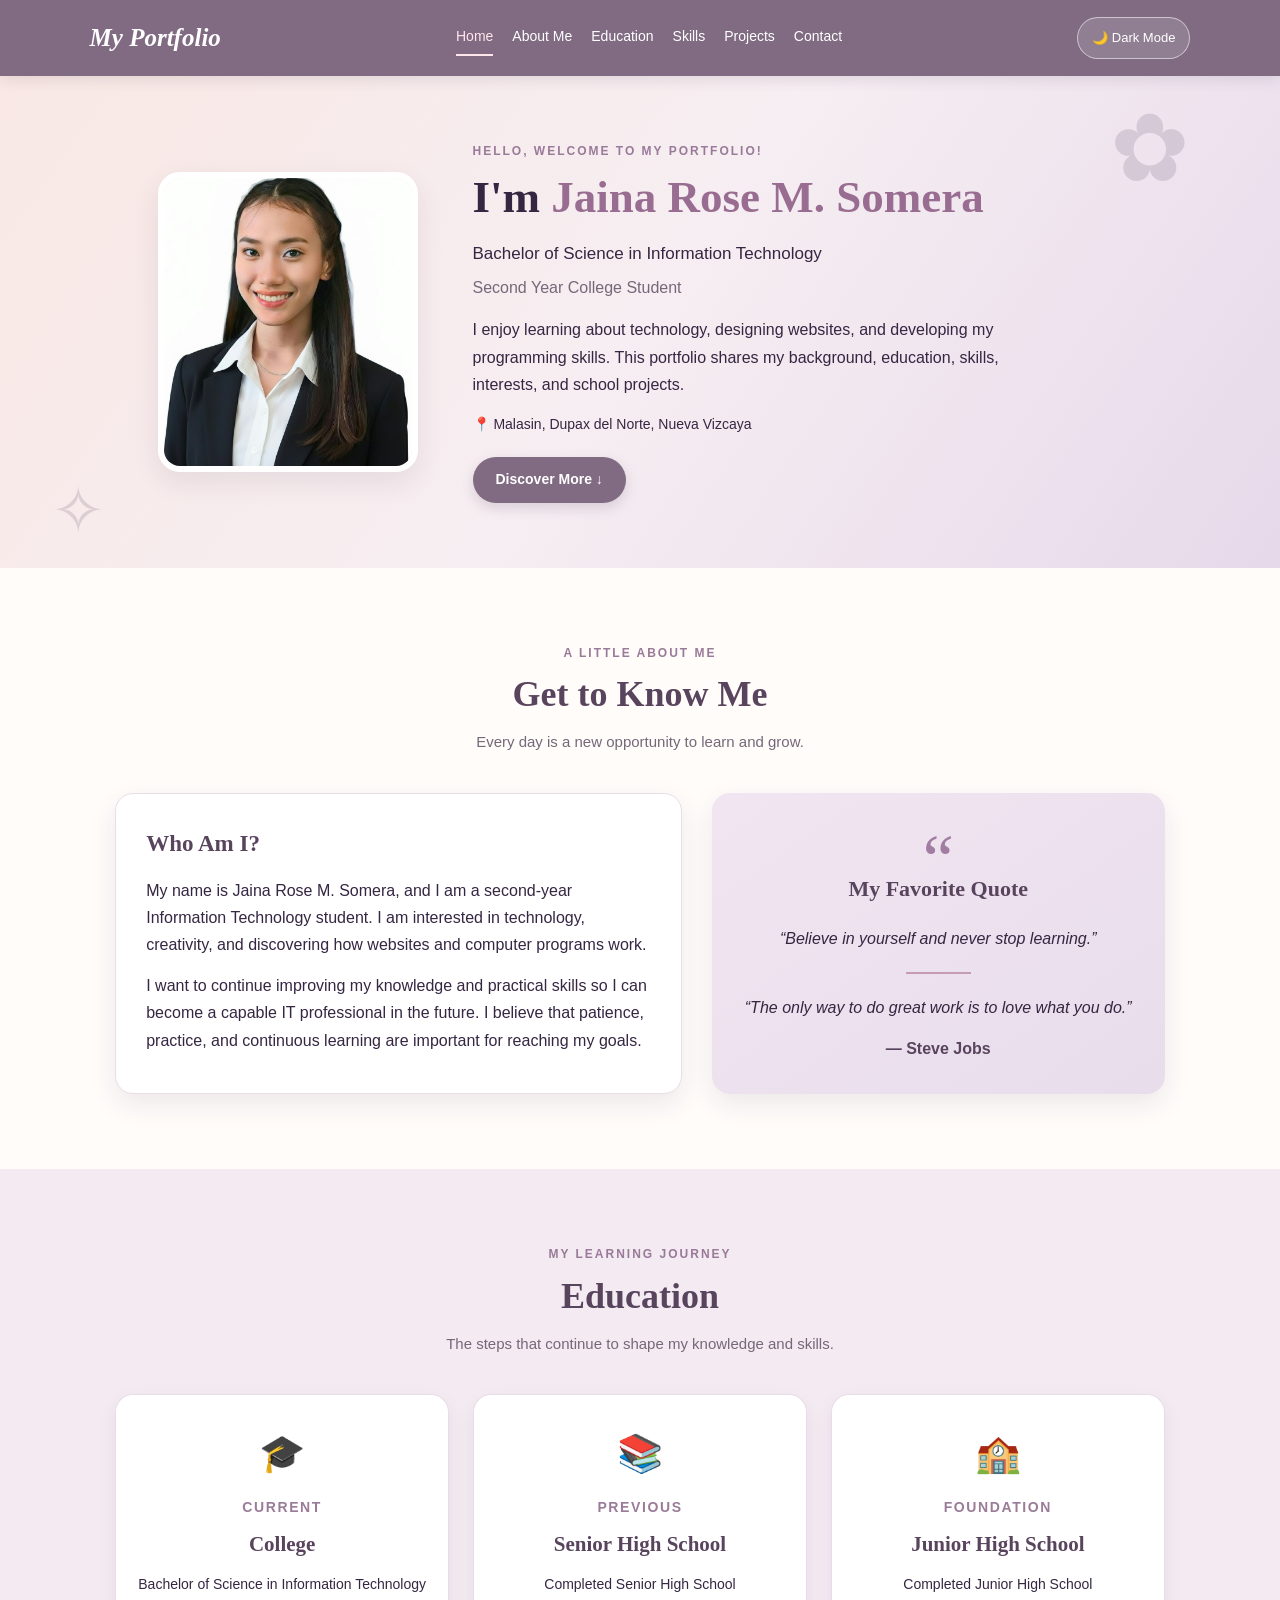
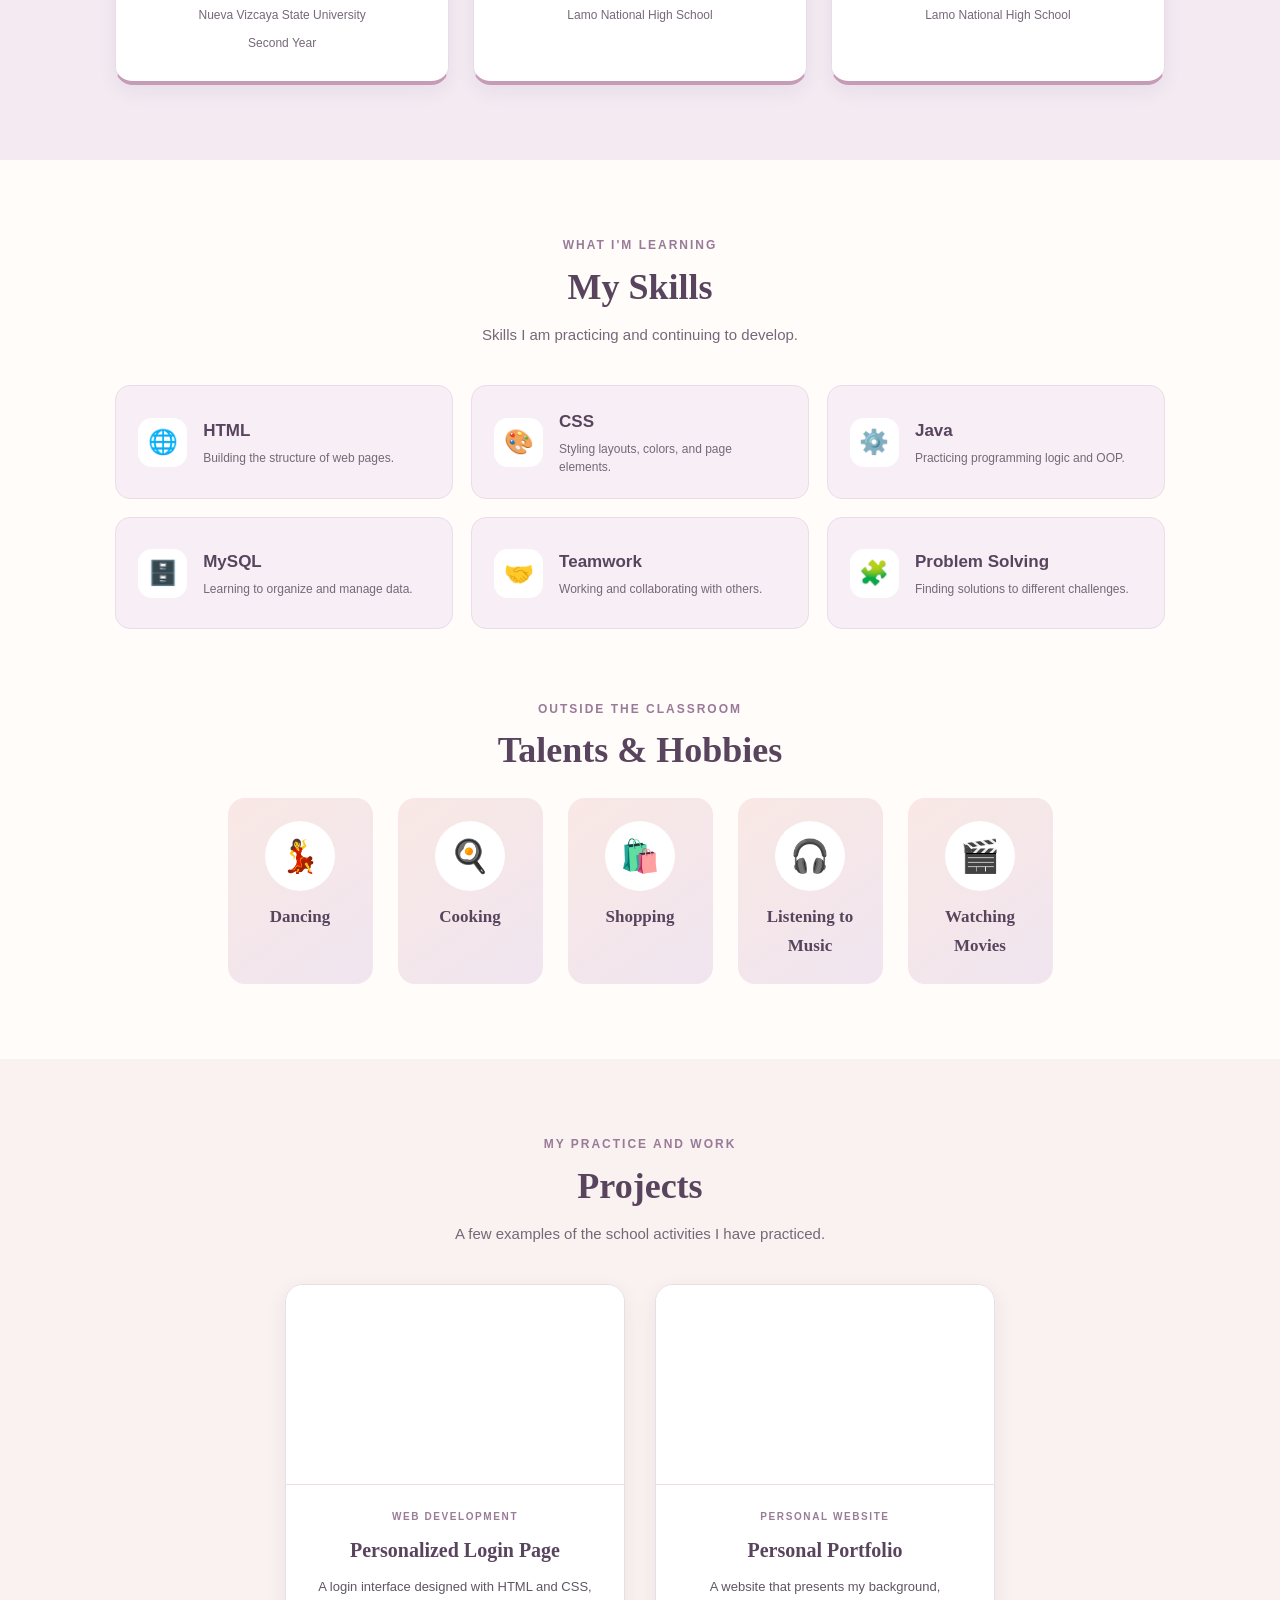
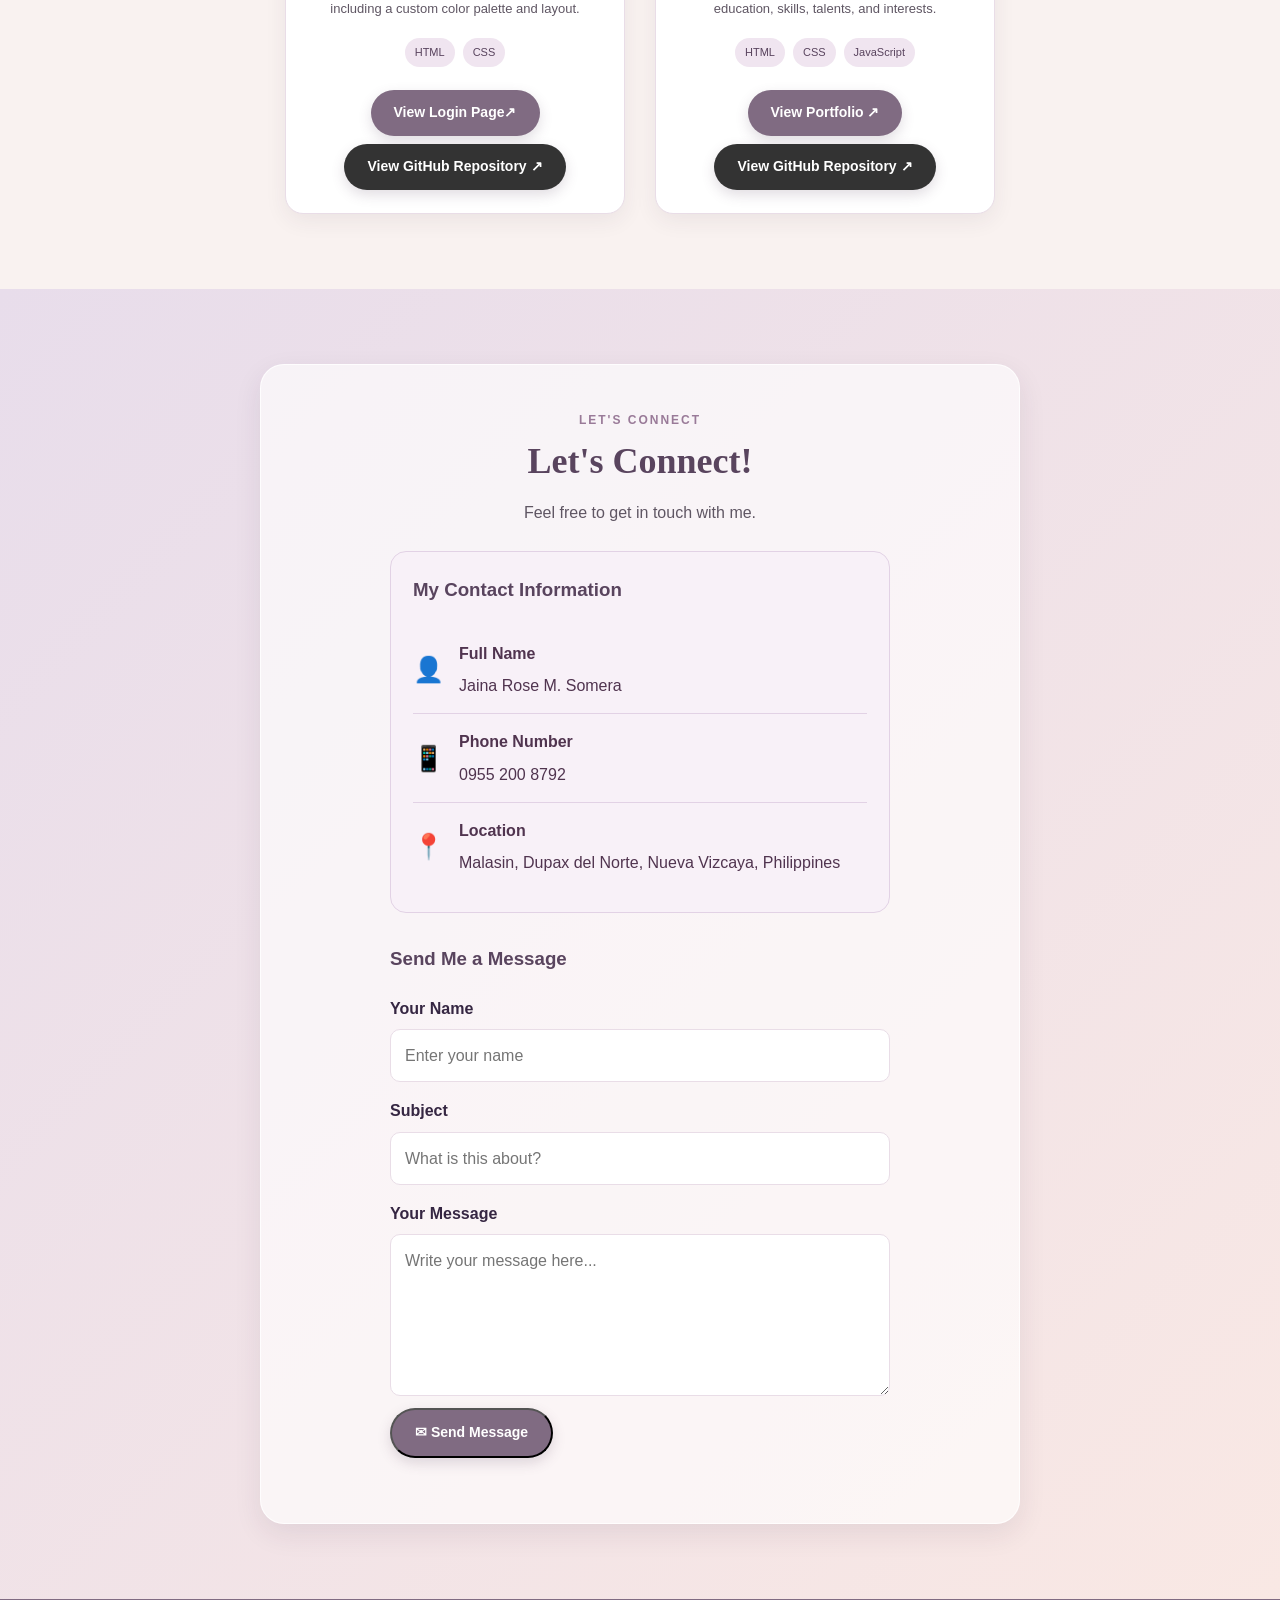
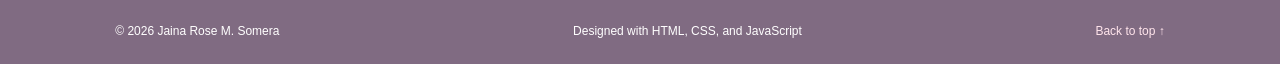
<file: index.html>
<!DOCTYPE html>
<html lang="en">
<head>
<meta charset="UTF-8">
<meta name="viewport" content="width=device-width, initial-scale=1.0">
<title>My Personal Portfolio | Jaina Rose M. Somera</title>
<link rel="stylesheet" href="style.css">
<script src="script.js" defer></script>
</head>
<body>
<header class="site-header">
<a class="logo" href="#home">My Portfolio</a>
<nav aria-label="Main navigation">
<a href="#home">Home</a>
<a href="#about">About Me</a>
<a href="#education">Education</a>
<a href="#skills">Skills</a>
<a href="#projects">Projects</a>
<a href="#contact">Contact</a>
</nav>
<button id="themeButton" class="theme-button" type="button">
🌙 Dark Mode
</button>
</header>
<main>
<!-- HOME SECTION -->
<section class="hero" id="home">
<div class="hero-image">
<img src="profile.jpg"
alt="Profile picture of Jaina Rose M. Somera"
onerror="this.style.display='none'; this.nextElementSibling.style.display='flex';">
<div class="photo-placeholder">
📷
<span>Add your photo</span>
</div>
</div>
<div class="hero-content">
<p class="eyebrow">HELLO, WELCOME TO MY PORTFOLIO!</p>
<h1>I'm <span>Jaina Rose M. Somera</span></h1>
<h2>Bachelor of Science in Information Technology</h2>
<p class="year-level">Second Year College Student</p>
<p class="description">
I enjoy learning about technology, designing websites,
and developing my programming skills. This portfolio
shares my background, education, skills, interests,
and school projects.
</p>
<p class="location">
📍 Malasin, Dupax del Norte, Nueva Vizcaya
</p>
<a href="#about" class="button-link">
Discover More ↓
</a>
</div>
<div class="hero-decoration decoration-one">✿</div>
<div class="hero-decoration decoration-two">✧</div>
</section>
<!-- ABOUT ME SECTION -->
<section class="section about-section" id="about">
<div class="section-heading">
<p class="eyebrow">A LITTLE ABOUT ME</p>
<h2>Get to Know Me</h2>
<p class="section-intro">
Every day is a new opportunity to learn and grow.
</p>
</div>
<div class="about-grid">
<article class="about-text panel">
<h3>Who Am I?</h3>
<p>
My name is Jaina Rose M. Somera, and I am a
second-year Information Technology student.
I am interested in technology, creativity, and
discovering how websites and computer programs work.
</p>
<p>
I want to continue improving my knowledge and
practical skills so I can become a capable IT
professional in the future. I believe that patience,
practice, and continuous learning are important
for reaching my goals.
</p>
</article>
<aside class="quote-card">
<span class="quote-mark">“</span>
<h3>My Favorite Quote</h3>
<blockquote>
“Believe in yourself and never stop learning.”
</blockquote>
<div class="quote-divider"></div>
<blockquote>
“The only way to do great work is to love what you do.”
</blockquote>
<p class="quote-author">— Steve Jobs</p>
</aside>
</div>
</section>
<!-- EDUCATION SECTION -->
<section class="section education-section" id="education">
<div class="section-heading">
<p class="eyebrow">MY LEARNING JOURNEY</p>
<h2>Education</h2>
<p class="section-intro">
The steps that continue to shape my knowledge and skills.
</p>
</div>
<div class="three-column-grid">
<article class="info-card">
<div class="card-icon">🎓</div>
<p class="card-label">CURRENT</p>
<h3>College</h3>
<p>Bachelor of Science in Information Technology</p>
<p class="muted">Nueva Vizcaya State University</p>
<p class="muted">Second Year</p>
</article>
<article class="info-card">
<div class="card-icon">📚</div>
<p class="card-label">PREVIOUS</p>
<h3>Senior High School</h3>
<p>Completed Senior High School</p>
<p class="muted">Lamo National High School</p>
</article>
<article class="info-card">
<div class="card-icon">🏫</div>
<p class="card-label">FOUNDATION</p>
<h3>Junior High School</h3>
<p>Completed Junior High School</p>
<p class="muted">Lamo National High School</p>
</article>
</div>
</section>
<!-- SKILLS SECTION -->
<section class="section skills-section" id="skills">
<div class="section-heading">
<p class="eyebrow">WHAT I'M LEARNING</p>
<h2>My Skills</h2>
<p class="section-intro">
Skills I am practicing and continuing to develop.
</p>
</div>
<div class="skills-grid">
<article class="skill-card">
<span class="skill-icon">🌐</span>
<div>
<h3>HTML</h3>
<p>Building the structure of web pages.</p>
</div>
</article>
<article class="skill-card">
<span class="skill-icon">🎨</span>
<div>
<h3>CSS</h3>
<p>Styling layouts, colors, and page elements.</p>
</div>
</article>
<article class="skill-card">
<span class="skill-icon">⚙️</span>
<div>
<h3>Java</h3>
<p>Practicing programming logic and OOP.</p>
</div>
</article>
<article class="skill-card">
<span class="skill-icon">🗄️</span>
<div>
<h3>MySQL</h3>
<p>Learning to organize and manage data.</p>
</div>
</article>
<article class="skill-card">
<span class="skill-icon">🤝</span>
<div>
<h3>Teamwork</h3>
<p>Working and collaborating with others.</p>
</div>
</article>
<article class="skill-card">
<span class="skill-icon">🧩</span>
<div>
<h3>Problem Solving</h3>
<p>Finding solutions to different challenges.</p>
</div>
</article>
</div>
<div class="talents-block">
<div class="section-heading compact-heading">
<p class="eyebrow">OUTSIDE THE CLASSROOM</p>
<h2>Talents & Hobbies</h2>
</div>
<div class="talent-row">
<div class="talent-item">
<span>💃</span>
<h3>Dancing</h3>
</div>
<div class="talent-item">
<span>🍳</span>
<h3>Cooking</h3>
</div>
<div class="talent-item">
<span>🛍️</span>
<h3>Shopping</h3>
</div>
<div class="talent-item">
<span>🎧</span>
<h3>Listening to Music</h3>
</div>
<div class="talent-item">
<span>🎬</span>
<h3>Watching Movies</h3>
</div>
</div>
</div>
</div>
</div>
</section>

   <!-- PROJECTS SECTION -->
<section class="section projects-section" id="projects">
  <div class="section-heading">
    <p class="eyebrow">MY PRACTICE AND WORK</p>
    <h2>Projects</h2>
    <p class="section-intro">
      A few examples of the school activities I have practiced.
    </p>
  </div>

  <div class="three-column-grid project-grid">

    <!-- PROJECT 1: LOGIN PAGE -->
    <article class="project-card">
      <div class="project-art portfolio-preview">
        <iframe
          src="https://jainasomera.github.io/Login--Page/"
          title="Personalized Login Page Preview"
          loading="lazy">
        </iframe>
      </div>

      <div class="project-body">
        <p class="card-label">WEB DEVELOPMENT</p>
        <h3>Personalized Login Page</h3>
        <p>
          A login interface designed with HTML and CSS,
          including a custom color palette and layout.
        </p>
        <div class="tag-list">
          <span>HTML</span>
          <span>CSS</span>
        </div>
        
        <a
          href="https://jainasomera.github.io/Login--Page/"
          class="button-link"
          target="_blank"
          rel="noopener noreferrer"
        >
          View Login Page↗
        </a>
        <a
          href="https://github.com/jainasomera/Login--Page"
          class="button-link"
          target="_blank"
          rel="noopener noreferrer"
          style="margin-top: 8px; background-color: #333;"
        >
          View GitHub Repository ↗
        </a>
      </div>
    </article>
    
    <!-- PROJECT 2: PERSONAL PORTFOLIO -->
    <article class="project-card">
      <div class="project-art portfolio-preview">
        <iframe
          src="https://jainasomera.github.io/"
          title="My Personal Portfolio Preview"
          loading="lazy">
        </iframe>
      </div>
      <div class="project-body">
        <p class="card-label">PERSONAL WEBSITE</p>
        <h3>Personal Portfolio</h3>
        <p>
          A website that presents my background, education,
          skills, talents, and interests.
        </p>
        <div class="tag-list">
          <span>HTML</span>
          <span>CSS</span>
          <span>JavaScript</span>  
        </div>
        
        <!-- Live Demo Button para sa Portfolio -->
        <a 
          href="https://jainasomera.github.io/"
          class="button-link"
          target="_blank"
          rel="noopener noreferrer"
        >
          View Portfolio ↗
        </a>

        <!-- GitHub Repository Button para sa Portfolio -->
        <a
          href="https://github.com/jainasomera/jainasomera.github.io"
          class="button-link"
          target="_blank"
          rel="noopener noreferrer"
          style="margin-top: 8px; background-color: #333;"
        >
          View GitHub Repository ↗
        </a>
      </div>
    </article>

  </div>
</section>
    
<!-- CONTACT SECTION -->
<section class="section contact-section" id="contact">
<div class="contact-box">
<p class="eyebrow">LET'S CONNECT</p>
<h2>Let's Connect!</h2>
<p>Feel free to get in touch with me.</p>
<!-- My Contact Information -->
<div class="my-contact-info">
<h3>My Contact Information</h3>
<div class="contact-detail">
<span class="contact-icon">👤</span>
<div>
<h4>Full Name</h4>
<p>Jaina Rose M. Somera</p>
</div>
</div>
<div class="contact-detail">
<span class="contact-icon">📱</span>
<div>
<h4>Phone Number</h4>
<p>0955 200 8792</p>
</div>
</div>
<div class="contact-detail">
<span class="contact-icon">📍</span>
<div>
<h4>Location</h4>
<p>Malasin, Dupax del Norte, Nueva Vizcaya, Philippines</p>
</div>
</div>
</div>
<!-- Send Me a Message -->
<div class="message-form">
<h3>Send Me a Message</h3>
<form id="contactForm">
<label for="visitorName">Your Name</label>
<input
type="text"
id="visitorName"
name="visitorName"
placeholder="Enter your name"
required
>
<label for="messageSubject">Subject</label>
<input
type="text"
id="messageSubject"
name="messageSubject"
placeholder="What is this about?"
required
>
<label for="visitorMessage">Your Message</label>
<textarea
id="visitorMessage"
name="visitorMessage"
placeholder="Write your message here..."
rows="5"
required
></textarea>
<button type="submit" class="button-link">
✉ Send Message
</button>
<p id="formMessage" class="small-note"
aria-live="polite"></p>
</form>
</div>
</div>
</section>
</main>
<!-- FOOTER -->
<footer class="site-footer">
<p>© <span id="currentYear">2026</span> Jaina Rose M. Somera</p>
<p>Designed with HTML, CSS, and JavaScript</p>
<a href="#home">Back to top ↑</a>
</footer>
<button id="backToTop" class="back-to-top" type="button"
aria-label="Back to top">↑</button>
<div id="toast" class="toast" role="status" aria-live="polite"></div>
</body>
</html>
</file>
<file: style.css>
/* ==================================
   MY PERSONAL PORTFOLIO - CSS
================================== */

:root {
    --plum: #806B82;
    --plum-dark: #59445E;
    --plum-deep: #352642;
    --pink: #EBCDD5;
    --cream: #FFF9F6;
    --lavender: #E8DDEB;
    --white: #FFFFFF;
    --muted: #756879;
    --border: #E9DDE7;
    --shadow: 0 10px 28px rgba(53, 38, 66, 0.09);
}

* {
    margin: 0;
    padding: 0;
    box-sizing: border-box;
    scroll-behavior: smooth;
}

body {
    font-family: Arial, Helvetica, sans-serif;
    background: var(--cream);
    color: var(--plum-deep);
    line-height: 1.7;
    transition: background 0.3s, color 0.3s;
}

a {
    color: inherit;
    text-decoration: none;
}

button {
    font: inherit;
    cursor: pointer;
}

button:focus-visible,
a:focus-visible {
    outline: 3px solid #C69BB7;
    outline-offset: 4px;
}

/* HEADER */

.site-header {
    width: 100%;
    min-height: 76px;
    padding: 16px 7%;
    display: flex;
    align-items: center;
    justify-content: space-between;
    gap: 18px;
    flex-wrap: wrap;
    background: var(--plum);
    color: var(--white);
    box-shadow: 0 3px 14px rgba(53, 38, 66, 0.12);
    position: sticky;
    top: 0;
    z-index: 100;
}

.logo {
    font-family: Georgia, "Times New Roman", serif;
    font-size: 25px;
    font-style: italic;
    font-weight: bold;
}

.site-header nav {
    display: flex;
    align-items: center;
    justify-content: center;
    gap: 19px;
    flex-wrap: wrap;
}

.site-header nav a {
    color: #FFFFFF;
    font-size: 14px;
    padding: 5px 0;
    border-bottom: 2px solid transparent;
    transition: 0.25s;
}

.site-header nav a:hover,
.site-header nav a.active {
    color: #FFE5EC;
    border-bottom-color: #FFE5EC;
}

.theme-button {
    border: 1px solid rgba(255, 255, 255, 0.55);
    border-radius: 24px;
    padding: 9px 14px;
    background: rgba(255, 255, 255, 0.13);
    color: white;
    font-size: 13px;
    transition: 0.25s;
}

.theme-button:hover {
    background: rgba(255, 255, 255, 0.24);
    transform: translateY(-2px);
}

/* HOME / HERO */

.hero {
    min-height: 470px;
    padding: 65px 9%;
    display: flex;
    justify-content: center;
    align-items: center;
    gap: 55px;
    flex-wrap: wrap;
    position: relative;
    overflow: hidden;
    background: linear-gradient(125deg, #F9E8E4, #F6EEF2, #E6D9EA);
}

.hero-image {
    width: 260px;
    height: 300px;
    flex: 0 0 260px;
    position: relative;
    z-index: 1;
}

.hero-image img {
    width: 100%;
    height: 100%;
    object-fit: cover;
    border: 6px solid #FFFFFF;
    border-radius: 22px;
    box-shadow: var(--shadow);
}

.photo-placeholder {
    display: none;
    width: 100%;
    height: 100%;
    flex-direction: column;
    align-items: center;
    justify-content: center;
    gap: 12px;
    border: 2px dashed #B99BB8;
    border-radius: 22px;
    color: var(--plum-dark);
    background: rgba(255, 255, 255, 0.55);
    font-size: 45px;
}

.photo-placeholder span {
    font-size: 14px;
}

.hero-content {
    flex: 1 1 360px;
    max-width: 650px;
    position: relative;
    z-index: 1;
}

.eyebrow {
    color: #997A98;
    font-size: 12px;
    font-weight: bold;
    letter-spacing: 2px;
    margin-bottom: 9px;
}

.hero-content h1 {
    color: var(--plum-deep);
    font-family: Georgia, "Times New Roman", serif;
    font-size: clamp(31px, 4vw, 45px);
    line-height: 1.2;
    margin-bottom: 16px;
}

.hero-content h1 span {
    color: #986D91;
}

.hero-content h2 {
    font-size: 17px;
    font-weight: normal;
    margin-bottom: 5px;
}

.year-level {
    color: var(--muted);
    margin-bottom: 12px;
}

.description {
    max-width: 570px;
    margin: 15px 0;
}

.location {
    font-size: 14px;
    margin-bottom: 20px;
}

.button-link {
    display: inline-flex;
    justify-content: center;
    align-items: center;
    gap: 10px;
    border-radius: 28px;
    padding: 11px 23px;
    background: var(--plum);
    color: #FFFFFF;
    font-size: 14px;
    font-weight: bold;
    box-shadow: 0 5px 13px rgba(89, 68, 94, 0.18);
    transition: 0.25s;
}

.button-link:hover {
    background: var(--plum-dark);
    transform: translateY(-3px);
}

.hero-decoration {
    position: absolute;
    color: rgba(128, 107, 130, 0.22);
    line-height: 1;
    pointer-events: none;
}

.decoration-one {
    top: 25px;
    right: 7%;
    font-size: 95px;
}

.decoration-two {
    left: 4%;
    bottom: 25px;
    font-size: 65px;
}

/* GENERAL SECTION STYLES */

.section {
    padding: 75px 9%;
}

.section-heading {
    text-align: center;
    max-width: 720px;
    margin: 0 auto 38px;
}

.section-heading h2,
.contact-box h2 {
    color: var(--plum-dark);
    font-family: Georgia, "Times New Roman", serif;
    font-size: clamp(28px, 3vw, 36px);
    line-height: 1.25;
}

.section-intro {
    color: var(--muted);
    margin-top: 12px;
    font-size: 15px;
}

.three-column-grid {
    display: grid;
    grid-template-columns: repeat(3, minmax(0, 1fr));
    gap: 24px;
}

/* ABOUT ME */

.about-section {
    background: #FFFCFA;
}

.about-grid {
    display: grid;
    grid-template-columns: 1.25fr 1fr;
    gap: 30px;
    align-items: stretch;
}

.panel {
    padding: 30px;
    border: 1px solid var(--border);
    border-radius: 18px;
    background: #FFFFFF;
    box-shadow: var(--shadow);
}

.about-text h3 {
    color: var(--plum-dark);
    font-family: Georgia, "Times New Roman", serif;
    font-size: 23px;
    margin-bottom: 14px;
}

.about-text p {
    margin-bottom: 14px;
}

.about-text p:last-child {
    margin-bottom: 0;
}

.quote-card {
    position: relative;
    padding: 32px;
    text-align: center;
    border-radius: 18px;
    background: linear-gradient(145deg, #F0E5F0, #E8DDEB);
    box-shadow: var(--shadow);
}

.quote-mark {
    display: block;
    height: 45px;
    color: #A17DA1;
    font-family: Georgia, serif;
    font-size: 70px;
    line-height: 1;
}

.quote-card h3 {
    color: var(--plum-dark);
    font-family: Georgia, "Times New Roman", serif;
    font-size: 22px;
    margin-bottom: 18px;
}

.quote-card blockquote {
    font-style: italic;
    margin: 12px 0;
}

.quote-divider {
    width: 65px;
    height: 2px;
    margin: 20px auto;
    background: #C69BB7;
}

.quote-author {
    color: var(--plum-dark);
    font-weight: bold;
    margin-top: 14px;
}

/* EDUCATION */

.education-section {
    background: #F3EAF2;
}

.info-card {
    padding: 28px 22px;
    text-align: center;
    background: #FFFFFF;
    border: 1px solid #E8DCE8;
    border-bottom: 4px solid #C69BB7;
    border-radius: 18px;
    box-shadow: 0 7px 20px rgba(53, 38, 66, 0.06);
    transition: 0.25s;
}

.info-card:hover {
    transform: translateY(-5px);
    box-shadow: var(--shadow);
}

.card-icon {
    font-size: 37px;
    margin-bottom: 10px;
}

.card-label {
    color: #9A7C99;
    font-size: 10px;
    font-weight: bold;
    letter-spacing: 1.6px;
    margin-bottom: 7px;
}

.info-card h3 {
    color: var(--plum-dark);
    font-family: Georgia, "Times New Roman", serif;
    font-size: 21px;
    margin-bottom: 10px;
}

.info-card p {
    font-size: 14px;
}

.info-card .muted {
    margin-top: 8px;
    color: var(--muted);
    font-size: 12px;
}

/* SKILLS */

.skills-section {
    background: #FFFCFA;
}

.skills-grid {
    display: grid;
    grid-template-columns: repeat(3, minmax(0, 1fr));
    gap: 18px;
}

.skill-card {
    display: flex;
    align-items: center;
    gap: 16px;
    min-height: 112px;
    padding: 22px;
    background: #F8EEF5;
    border: 1px solid #EBDCE8;
    border-radius: 15px;
    transition: 0.25s;
}

.skill-card:hover {
    background: #F0E1ED;
    transform: translateY(-4px);
}

.skill-icon {
    width: 49px;
    height: 49px;
    display: flex;
    align-items: center;
    justify-content: center;
    flex: 0 0 49px;
    border-radius: 14px;
    background: #FFFFFF;
    font-size: 24px;
}

.skill-card h3 {
    color: var(--plum-dark);
    font-size: 17px;
    margin-bottom: 3px;
}

.skill-card p {
    color: var(--muted);
    font-size: 12px;
    line-height: 1.5;
}

/* TALENTS AND HOBBIES */

.talents-block {
    margin-top: 70px;
}

.compact-heading {
    margin-bottom: 25px;
}

.talent-row {
    display: flex;
    justify-content: center;
     flex-wrap: wrap;
    gap: 25px;
    
}

.talent-item {
    width: 145px;
    padding: 23px 15px;
    text-align: center;
    border-radius: 17px;
    background: linear-gradient(145deg, #F9E8E4, #F0E5F0);
    transition: 0.25s;
}

.talent-item:hover {
    transform: translateY(-5px) rotate(-1deg);
}

.talent-item span {
    width: 70px;
    height: 70px;
    display: flex;
    justify-content: center;
    align-items: center;
    margin: 0 auto 12px;
    border-radius: 50%;
    background: #FFFFFF;
    font-size: 32px;
}

.talent-item h3 {
    color: var(--plum-dark);
    font-family: Georgia, "Times New Roman", serif;
    font-size: 17px;
}

/* PROJECTS */

.projects-section {
    background: #F9F2F0;
}

.project-card {
    overflow: hidden;
    background: #FFFFFF;
    border: 1px solid var(--border);
    border-radius: 18px;
    box-shadow: 0 7px 22px rgba(53, 38, 66, 0.07);
    transition: 0.25s;
}

.project-card:hover {
    transform: translateY(-6px);
    box-shadow: var(--shadow);
}

.project-art {
    height: 175px;
    display: flex;
    align-items: center;
    justify-content: center;
    flex-direction: column;
    position: relative;
    overflow: hidden;
    gap: 7px;
}

.art-login {
    background: linear-gradient(135deg, #314B50, #78958F);
    color: #FFFFFF;
}

.mini-window {
    width: 70%;
    min-height: 115px;
    padding: 10px 13px;
    display: flex;
    flex-direction: column;
    gap: 7px;
    border: 1px solid rgba(255,255,255,0.5);
    border-radius: 10px;
    background: rgba(255,255,255,0.12);
    font-size: 10px;
}

.mini-window b {
    text-align: center;
    font-size: 13px;
    margin: 3px 0;
}

.mini-window i {
    display: block;
    height: 12px;
    border-radius: 4px;
    background: rgba(255,255,255,0.85);
}

.mini-window em {
    align-self: center;
    padding: 2px 18px;
    border-radius: 8px;
    background: #D9C2E5;
    color: #352642;
    font-style: normal;
}

.art-portfolio {
    background: linear-gradient(135deg, #C8A9C5, #F1D9D8);
    color: #49364E;
}

.art-portfolio b {
    font-family: Georgia, "Times New Roman", serif;
    font-size: 26px;
}

.art-portfolio > span:last-child {
    font-size: 12px;
    letter-spacing: 1px;
}

.art-star {
    position: absolute;
    top: 13px;
    right: 22px;
    font-size: 28px;
}

.art-database {
    background: linear-gradient(135deg, #25263F, #515879);
    color: #FFFFFF;
}

.art-database > span {
    font-size: 58px;
    line-height: 1;
}

.art-database b {
    font-size: 15px;
    letter-spacing: 3px;
}

.art-database small {
    color: #E4D8EB;
    font-size: 10px;
}

.project-body {
    padding: 23px;
}

.project-body h3 {
    color: var(--plum-dark);
    font-family: Georgia, "Times New Roman", serif;
    font-size: 20px;
    line-height: 1.35;
    margin: 5px 0 12px;
}

.project-body > p:not(.card-label) {
    color: #5F5663;
    font-size: 13px;
    margin-bottom: 18px;
}

.tag-list {
    display: flex;
    flex-wrap: wrap;
    gap: 8px;
   margin-bottom: 18px;
}

.tag-list span {
    padding: 5px 10px;
    border-radius: 20px;
    background: #F0E5F0;
    color: var(--plum-dark);
    font-size: 11px;
}

.project-body .button-link {
    margin-top: 5px; 
}

/* CONTACT */

.contact-section {
    background: linear-gradient(135deg, #E8DDEB, #F9E8E4);
}

.contact-box {
    max-width: 760px;
    margin: 0 auto;
    padding: 45px 30px;
    border: 1px solid rgba(255, 255, 255, 0.8);
    border-radius: 24px;
    background: rgba(255, 255, 255, 0.63);
    text-align: center;
    box-shadow: var(--shadow);
}

.contact-box h2 {
    margin-bottom: 15px;
}

.contact-box > p:not(.eyebrow):not(.small-note) {
    color: #5F5663;
    margin: 0 auto 15px;
    max-width: 560px;
}

.contact-box .button-link {
    margin-top: 12px;
}

.small-note {
    color: var(--muted);
    font-size: 11px;
    margin-top: 20px;
}

/* FOOTER */

.site-footer {
    display: flex;
    justify-content: space-between;
    align-items: center;
    gap: 12px 25px;
    flex-wrap: wrap;
    padding: 22px 9%;
    background: var(--plum);
    color: #FFFFFF;
    font-size: 12px;
}

.site-footer a {
    color: #FFE5EC;
    border-bottom: 1px solid transparent;
}

.site-footer a:hover {
    border-bottom-color: #FFE5EC;
}

/* BACK TO TOP BUTTON */

.back-to-top {
    position: fixed;
    right: 22px;
    bottom: 22px;
    width: 45px;
    height: 45px;
    display: none;
    align-items: center;
    justify-content: center;
    border: none;
    border-radius: 50%;
    background: var(--plum);
    color: #FFFFFF;
    font-size: 24px;
    box-shadow: var(--shadow);
    z-index: 90;
    transition: 0.2s;
}

.back-to-top.visible {
    display: flex;
}

.back-to-top:hover {
    background: var(--plum-dark);
    transform: translateY(-3px);
}

/* NOTIFICATION MESSAGE */

.toast {
    position: fixed;
    left: 50%;
    bottom: 25px;
    transform: translate(-50%, 20px);
    max-width: calc(100% - 35px);
    padding: 12px 20px;
    border-radius: 12px;
    background: var(--plum-deep);
    color: #FFFFFF;
    font-size: 13px;
    text-align: center;
    box-shadow: var(--shadow);
    opacity: 0;
    pointer-events: none;
    transition: opacity 0.25s, transform 0.25s;
    z-index: 200;
}

.toast.show {
    opacity: 1;
    transform: translate(-50%, 0);
}

/* DARK MODE */

body.dark-mode {
    --cream: #211D25;
    --white: #302936;
    --plum-deep: #F7EFF8;
    --plum-dark: #F0DFF0;
    --muted: #D0C2D3;
    --border: #4D4054;
    --shadow: 0 10px 28px rgba(0, 0, 0, 0.2);
    background: #211D25;
    color: #F7EFF8;
}

body.dark-mode .site-header,
body.dark-mode .site-footer {
    background: #17131B;
}

body.dark-mode .hero {
    background: linear-gradient(125deg, #352B3D, #49394E);
}

body.dark-mode .hero-content h1,
body.dark-mode .hero-content h2,
body.dark-mode .hero-content h1 span,
body.dark-mode .section-heading h2,
body.dark-mode .about-text h3,
body.dark-mode .quote-card h3,
body.dark-mode .info-card h3,
body.dark-mode .skill-card h3,
body.dark-mode .talent-item h3,
body.dark-mode .project-body h3,
body.dark-mode .contact-box h2 {
    color: #F7EFF8;
}

body.dark-mode .about-section,
body.dark-mode .skills-section,
body.dark-mode .projects-section {
    background: #211D25;
}

body.dark-mode .education-section {
    background: #2B2431;
}

body.dark-mode .panel,
body.dark-mode .info-card,
body.dark-mode .skill-card,
body.dark-mode .project-card {
    background: #302936;
    border-color: #4D4054;
    color: #F7EFF8;
}

body.dark-mode .quote-card,
body.dark-mode .talent-item {
    background: linear-gradient(145deg, #403448, #352B3D);
    color: #F7EFF8;
}

body.dark-mode .skill-icon,
body.dark-mode .talent-item span {
    background: #49394E;
}

body.dark-mode .project-body > p:not(.card-label),
body.dark-mode .contact-box > p:not(.eyebrow):not(.small-note) {
    color: #D0C2D3;
}

body.dark-mode .contact-section {
    background: linear-gradient(135deg, #302637, #3A2D3A);
}

body.dark-mode .contact-box {
    background: rgba(33, 29, 37, 0.7);
    border-color: #4D4054;
}

body.dark-mode .tag-list span {
    background: #49394E;
    color: #F7EFF8;
}

body.dark-mode .photo-placeholder {
    background: #302936;
    color: #F7EFF8;
    border-color: #66536D;
}

/* TABLET RESPONSIVENESS */

@media screen and (max-width: 1050px) {
    .site-header {
        justify-content: center;
    }

    .site-header nav {
        order: 3;
        width: 100%;
    }

    .hero {
        gap: 35px;
    }

    .skills-grid {
        grid-template-columns: repeat(2, minmax(0, 1fr));
    }
}

/* MOBILE RESPONSIVENESS */

@media screen and (max-width: 700px) {
    .site-header {
        position: relative;
        padding: 17px 5%;
    }

    .logo {
        font-size: 23px;
    }

    .site-header nav {
        gap: 10px 15px;
    }

    .site-header nav a {
        font-size: 12px;
    }

    .hero {
        padding: 45px 6%;
        text-align: center;
        gap: 25px;
    }

    .hero-image {
        width: 220px;
        height: 255px;
        flex-basis: 220px;
    }

    .hero-content {
        flex-basis: 100%;
    }

    .hero-content h1 {
        font-size: 32px;
    }

    .hero-content h2 {
        font-size: 15px;
    }

    .decoration-one {
        right: 2%;
        font-size: 55px;
    }

    .decoration-two {
        left: 2%;
        font-size: 45px;
    }

    .section {
        padding: 55px 6%;
    }

    .about-grid,
    .three-column-grid,
    .skills-grid {
        grid-template-columns: 1fr;
    }

    .panel,
    .quote-card {
        padding: 24px;
    }

    .talents-block {
        margin-top: 50px;
    }

    .talent-row {
        gap: 13px;
    }

    .talent-item {
        width: 125px;
    }

    .project-art {
        height: 165px;
    }

    .contact-box {
        padding: 35px 20px;
    }

    .site-footer {
        flex-direction: column;
        text-align: center;
        padding: 22px 6%;
    }
}



/* Contact Information */
.my-contact-info {
    margin: 25px auto;
    padding: 22px;
    max-width: 500px;
    text-align: left;
    background: #F8F1F8;
    color: #50344F;
    border: 1px solid #E2D2E5;
    border-radius: 16px;
}

.my-contact-info h3,
.message-form h3 {
    margin-bottom: 20px;
    color: var(--plum-dark);
}

.contact-detail {
    display: flex;
    align-items: center;
    gap: 15px;
    padding: 14px 0;
    border-bottom: 1px solid #E2D2E5;
}

.contact-detail:last-child {
    border-bottom: none;
}

.contact-icon {
    font-size: 25px;
}

.contact-detail h4 {
    margin: 0 0 5px;
}

.contact-detail p {
    margin: 0;
    overflow-wrap: anywhere;
}

/* Send Me a Message Form */
.message-form {
    max-width: 500px;
    margin: 30px auto 0;
    text-align: left;
}

.message-form label {
    display: block;
    margin: 15px 0 7px;
    font-weight: 600;
}

.message-form input,
.message-form textarea {
    display: block;
    width: 100%;
    padding: 12px 14px;
    border: 1px solid var(--border);
    border-radius: 10px;
    background: #FFFFFF;
    color: #302936;
    font: inherit;
    box-sizing: border-box;
}

.message-form textarea {
    resize: vertical;
}

.message-form input:focus,
.message-form textarea:focus {
    outline: 2px solid #B58ABD;
    outline-offset: 2px;
}

.message-form button {
    margin-top: 18px;
    cursor: pointer;
}

body.dark-mode .my-contact-info {
    background: #302936;
    color: #F7EFF8;
    border-color: #4D4054;
}

body.dark-mode .my-contact-info h3,
body.dark-mode .message-form h3 {
    color: #E8CBEA;
}

body.dark-mode .contact-detail {
    border-color: #4D4054;
}

body.dark-mode .message-form input,
body.dark-mode .message-form textarea {
    background: #302936;
    color: #F7EFF8;
    border-color: #65546B;
}

/* LIVE PORTFOLIO PREVIEW */
.portfolio-preview {
    height: 200px;
    overflow: hidden;
    background: #F6EEF2;
    border-bottom: 1px solid var(--border);
}

.portfolio-preview iframe {
    width: 100%;
    height: 100%;
    border: none;
    display: block;
    background: white;
}

/* I-center ang mga project card at ang loob nito */
.three-column-grid.project-grid {
    display: flex !important;
    justify-content: center !important;
    align-items: stretch;
    flex-wrap: wrap;
    gap: 30px;
}

.project-grid .project-card {
    flex: 0 1 340px;
    max-width: 100%;
}

.project-body {
    text-align: center;
    display: flex;
    flex-direction: column;
    align-items: center;
}

.tag-list {
    justify-content: center;
}
</file>
